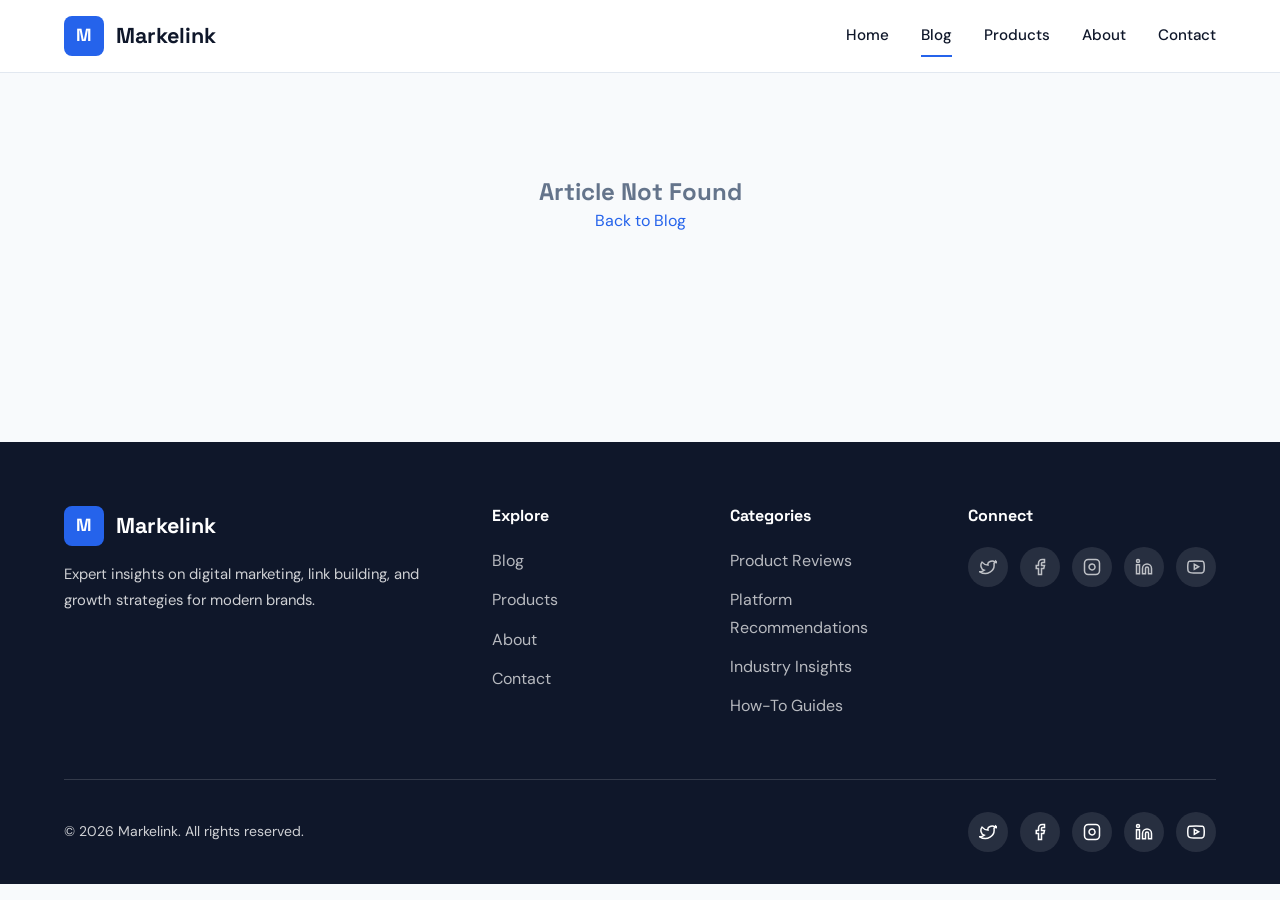
<file: pages/article.html>
<!DOCTYPE html>
<html lang="en">
<head>
    <meta name="partnerboostverifycode" content="32dc01246faccb7f5b3cad5016dd5033" />
  <meta charset="UTF-8">
  <meta name="viewport" content="width=device-width, initial-scale=1.0">
<title>Article | Markelink</title>
  <link rel="preconnect" href="https://fonts.googleapis.com">
  <link rel="preconnect" href="https://fonts.gstatic.com" crossorigin>
  <link href="https://fonts.googleapis.com/css2?family=DM+Sans:ital,opsz,wght@0,9..40,400;0,9..40,600;0,9..40,700;1,9..40,400&family=Space+Grotesk:wght@500;600;700&display=swap" rel="stylesheet">
  <link rel="stylesheet" href="../css/variables.css">
  <link rel="stylesheet" href="../css/base.css">
  <link rel="stylesheet" href="../css/components.css">
</head>
<body>
  <div id="header"></div>
  <main>
    <section class="section" style="padding-top:7rem">
      <div class="container">
        <article class="article-detail" id="article-content"></article>
      </div>
    </section>
  </main>
  <div id="footer"></div>
  <div id="back-to-top"></div>
  <script type="module">
    import { initLayout } from '../js/app.js';
    import { articles } from '../js/data.js';
    import { findById } from '../js/utils.js';

    initLayout('blog', '../');
    const id = new URLSearchParams(location.search).get('id');
    const article = findById(id, articles);
    const el = document.getElementById('article-content');

    if (!article) {
      el.innerHTML = '<div class="empty-state"><h2>Article Not Found</h2><p><a href="blog.html">Back to Blog</a></p></div>';
    } else {
      document.title = article.title + ' | Markelink';
      const date = new Date(article.date).toLocaleDateString('en-US', { year: 'numeric', month: 'long', day: 'numeric' });
      el.innerHTML = `
        <div class="article-hero-image"><img src="${article.image}" alt="${article.title}"></div>
        <span class="card-category">${article.category}</span>
        <h1>${article.title}</h1>
        <div class="article-meta">
          <span>By ${article.author}</span>
          <span>${date}</span>
          <span>${article.readTime} read</span>
        </div>
        <div class="article-content">${article.content}</div>
      `;
    }
  </script>
</body>
</html>
</file>
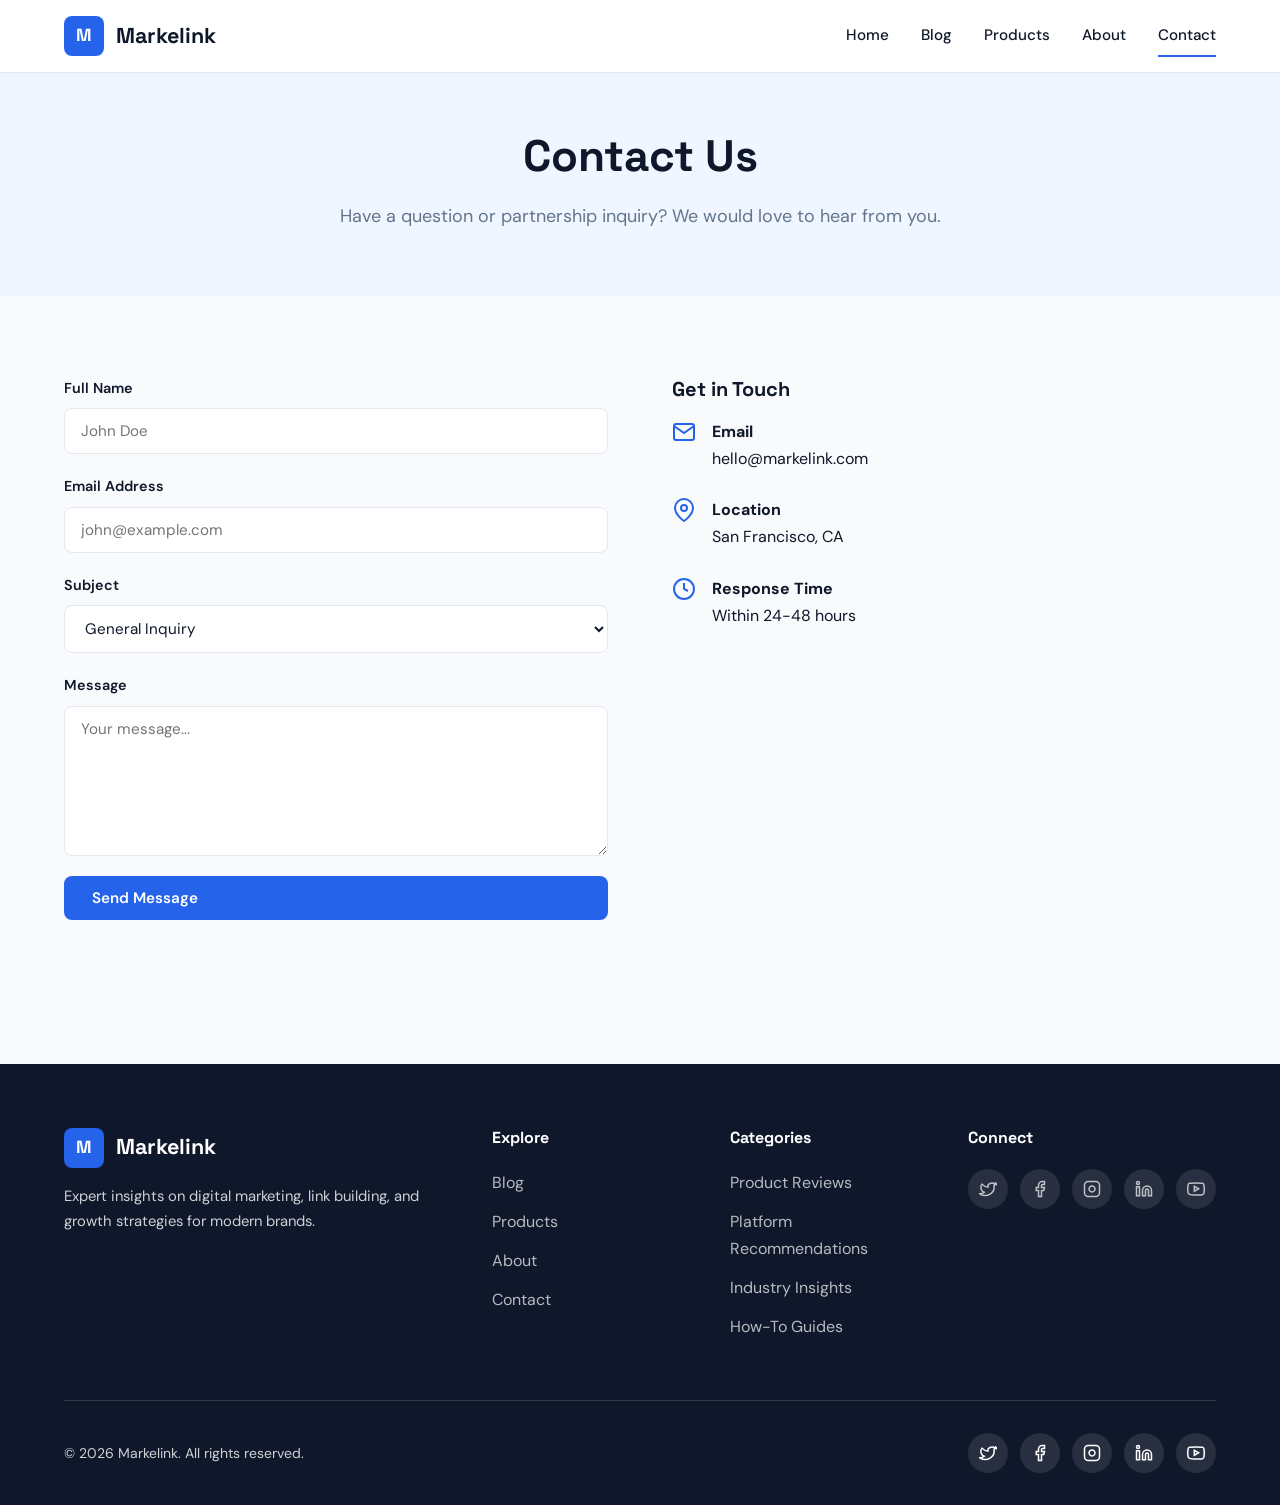
<file: pages/contact.html>
<!DOCTYPE html>
<html lang="en">
<head>
    <meta name="partnerboostverifycode" content="32dc01246faccb7f5b3cad5016dd5033" />
  <meta charset="UTF-8">
  <meta name="viewport" content="width=device-width, initial-scale=1.0">
<title>Contact | Markelink</title>
  <meta name="description" content="Contact Markelink">
  <link rel="preconnect" href="https://fonts.googleapis.com">
  <link rel="preconnect" href="https://fonts.gstatic.com" crossorigin>
  <link href="https://fonts.googleapis.com/css2?family=DM+Sans:ital,opsz,wght@0,9..40,400;0,9..40,600;0,9..40,700;1,9..40,400&family=Space+Grotesk:wght@500;600;700&display=swap" rel="stylesheet">
  <link rel="stylesheet" href="../css/variables.css">
  <link rel="stylesheet" href="../css/base.css">
  <link rel="stylesheet" href="../css/components.css">
</head>
<body>
  <div id="header"></div>
  <main>
    <section class="page-hero">
      <div class="container">
        <h1>Contact Us</h1>
        <p>Have a question or partnership inquiry? We would love to hear from you.</p>
      </div>
    </section>
    <section class="section">
      <div class="container">
        <div class="contact-grid fade-in">
          <form class="contact-form" id="contact-form">
            <div class="form-group">
              <label for="name">Full Name</label>
              <input type="text" id="name" name="name" required placeholder="John Doe">
            </div>
            <div class="form-group">
              <label for="email">Email Address</label>
              <input type="email" id="email" name="email" required placeholder="john@example.com">
            </div>
            <div class="form-group">
              <label for="subject">Subject</label>
              <select id="subject" name="subject">
                <option>General Inquiry</option>
                <option>Partnership</option>
                <option>Product Review Request</option>
                <option>Feedback</option>
              </select>
            </div>
            <div class="form-group">
              <label for="message">Message</label>
              <textarea id="message" name="message" required placeholder="Your message..."></textarea>
            </div>
            <button type="submit" class="btn btn-primary">Send Message</button>
          </form>
          <div class="contact-info">
            <h3>Get in Touch</h3>
            <div class="contact-item">
              <svg viewBox="0 0 24 24" fill="none" stroke="currentColor" stroke-width="2"><path d="M4 4h16c1.1 0 2 .9 2 2v12c0 1.1-.9 2-2 2H4c-1.1 0-2-.9-2-2V6c0-1.1.9-2 2-2z"/><polyline points="22,6 12,13 2,6"/></svg>
              <div><strong>Email</strong><br>hello@markelink.com</div>
            </div>
            <div class="contact-item">
              <svg viewBox="0 0 24 24" fill="none" stroke="currentColor" stroke-width="2"><path d="M21 10c0 7-9 13-9 13s-9-6-9-13a9 9 0 0 1 18 0z"/><circle cx="12" cy="10" r="3"/></svg>
              <div><strong>Location</strong><br>San Francisco, CA</div>
            </div>
            <div class="contact-item">
              <svg viewBox="0 0 24 24" fill="none" stroke="currentColor" stroke-width="2"><circle cx="12" cy="12" r="10"/><polyline points="12 6 12 12 16 14"/></svg>
              <div><strong>Response Time</strong><br>Within 24-48 hours</div>
            </div>
          </div>
        </div>
      </div>
    </section>
  </main>
  <div id="footer"></div>
  <div id="back-to-top"></div>
  <script type="module">
    import { initLayout } from '../js/app.js';
    initLayout('contact', '../');
    document.getElementById('contact-form').addEventListener('submit', e => {
      e.preventDefault();
      alert('Thank you for your message! We will get back to you soon.');
      e.target.reset();
    });
  </script>
</body>
</html>
</file>
<file: css/variables.css>
:root {
  --primary: #2563eb;
  --primary-dark: #1d4ed8;
  --secondary: #06b6d4;
  --accent: #0ea5e9;
  --bg: #f8fafc;
  --bg-alt: #eff6ff;
  --text: #0f172a;
  --text-muted: #64748b;
  --border: #e2e8f0;
  --card: #ffffff;
  --hero-overlay: linear-gradient(135deg, rgba(37,99,235,0.88) 0%, rgba(6,182,212,0.75) 100%);
  --radius: 8px;
  --font-heading: 'Space Grotesk', sans-serif;
  --font-body: 'DM Sans', sans-serif;
  --shadow: 0 4px 24px rgba(0,0,0,0.08);
  --shadow-lg: 0 12px 48px rgba(0,0,0,0.12);
  --transition: 0.3s cubic-bezier(0.4, 0, 0.2, 1);
}
</file>
<file: css/base.css>
*,*::before,*::after{box-sizing:border-box;margin:0;padding:0}
html{scroll-behavior:smooth;font-size:16px}
body{font-family:var(--font-body);background:var(--bg);color:var(--text);line-height:1.7;-webkit-font-smoothing:antialiased}
h1,h2,h3,h4,h5,h6{font-family:var(--font-heading);line-height:1.3;font-weight:700}
a{color:var(--primary);text-decoration:none;transition:color var(--transition)}
a:hover{color:var(--primary-dark)}
img{max-width:100%;height:auto;display:block}
.container{width:100%;max-width:1200px;margin:0 auto;padding:0 1.5rem}
.section{padding:5rem 0}
.section-title{font-size:2.25rem;margin-bottom:.5rem;text-align:center}
.section-subtitle{text-align:center;color:var(--text-muted);margin-bottom:3rem;max-width:600px;margin-left:auto;margin-right:auto}
.btn{display:inline-flex;align-items:center;gap:.5rem;padding:.75rem 1.75rem;border-radius:var(--radius);font-weight:600;font-family:var(--font-body);cursor:pointer;border:none;transition:all var(--transition);font-size:.95rem}
.btn-primary{background:var(--primary);color:#fff}
.btn-primary:hover{background:var(--primary-dark);color:#fff;transform:translateY(-2px);box-shadow:var(--shadow)}
.btn-outline{background:transparent;color:var(--primary);border:2px solid var(--primary)}
.btn-outline:hover{background:var(--primary);color:#fff;transform:translateY(-2px)}
.page-hero{padding:8rem 0 4rem;text-align:center;background:var(--bg-alt)}
.page-hero h1{font-size:2.75rem;margin-bottom:1rem}
.page-hero p{color:var(--text-muted);font-size:1.125rem;max-width:640px;margin:0 auto}
.fade-in{opacity:0;transform:translateY(24px);transition:opacity .6s ease,transform .6s ease}
.fade-in.visible{opacity:1;transform:translateY(0)}

@media(max-width:768px){
  .section{padding:3rem 0}
  .section-title{font-size:1.75rem}
  .page-hero{padding:6rem 0 3rem}
  .page-hero h1{font-size:2rem}
}
</file>
<file: css/components.css>
.site-header{position:fixed;top:0;left:0;right:0;z-index:1000;background:var(--card);backdrop-filter:blur(12px);border-bottom:1px solid var(--border);transition:box-shadow var(--transition)}
.site-header.scrolled{box-shadow:var(--shadow)}
.header-inner{display:flex;align-items:center;justify-content:space-between;height:72px}
.logo{display:flex;align-items:center;gap:.75rem;font-family:var(--font-heading);font-weight:700;font-size:1.35rem;color:var(--text);transition:opacity var(--transition)}
.logo:hover{color:var(--text);opacity:.85}
.logo-icon{width:40px;height:40px;background:var(--primary);border-radius:var(--radius);display:flex;align-items:center;justify-content:center;color:#fff;font-weight:700;font-size:1.1rem}
.nav-desktop{display:flex;align-items:center;gap:2rem}
.nav-link{color:var(--text);font-weight:500;font-size:.95rem}
.nav-link{position:relative;padding:.5rem 0}.nav-link::after{content:'';position:absolute;bottom:0;left:0;width:0;height:2px;background:var(--primary);transition:width var(--transition)}.nav-link:hover::after,.nav-link.active::after{width:100%}
.menu-toggle{display:none;background:none;border:none;cursor:pointer;padding:.5rem;color:var(--text)}
.menu-toggle svg{width:24px;height:24px}
.nav-mobile{display:none;position:fixed;top:72px;left:0;right:0;background:var(--card);border-bottom:1px solid var(--border);padding:1rem 1.5rem;flex-direction:column;gap:.5rem;transform:translateY(-100%);opacity:0;transition:all var(--transition);z-index:999}
.nav-mobile.open{transform:translateY(0);opacity:1;display:flex}
.hero{position:relative;min-height:90vh;display:flex;align-items:center;justify-content:center;text-align:center;color:#fff;overflow:hidden}
.hero-bg{position:absolute;inset:0;background-size:cover;background-position:center;transform:scale(1.05);transition:transform 8s ease}
.hero:hover .hero-bg{transform:scale(1)}
.hero-overlay{position:absolute;inset:0;background:var(--hero-overlay)}
.hero-content{position:relative;z-index:2;max-width:800px;padding:2rem}
.hero-content h1{font-size:3.5rem;margin-bottom:1.25rem;animation:fadeUp .8s ease}
.hero-content p{font-size:1.25rem;margin-bottom:2rem;opacity:.95;animation:fadeUp .8s ease .2s both}
.hero-actions{display:flex;gap:1rem;justify-content:center;flex-wrap:wrap;animation:fadeUp .8s ease .4s both}
.hero .btn-primary{background:#fff;color:var(--primary)}
.hero .btn-primary:hover{background:var(--bg-alt);color:var(--primary-dark)}
.hero .btn-outline{border-color:#fff;color:#fff}
.hero .btn-outline:hover{background:#fff;color:var(--primary)}
@keyframes fadeUp{from{opacity:0;transform:translateY(30px)}to{opacity:1;transform:translateY(0)}}
.card{border-radius:var(--radius);overflow:hidden;background:var(--card);box-shadow:var(--shadow);transition:transform var(--transition),box-shadow var(--transition)}.card:hover{transform:translateY(-6px);box-shadow:var(--shadow-lg)}
.card-image{aspect-ratio:16/10;overflow:hidden}
.card-image img{width:100%;height:100%;object-fit:cover;transition:transform var(--transition)}
.card:hover .card-image img{transform:scale(1.05)}
.card-body{padding:1.5rem}
.card-category{display:inline-block;padding:.25rem .75rem;background:var(--bg-alt);color:var(--primary);border-radius:999px;font-size:.75rem;font-weight:600;text-transform:uppercase;letter-spacing:.04em;margin-bottom:.75rem}
.card-title{font-size:1.15rem;margin-bottom:.5rem;line-height:1.4}
.card-title a{color:var(--text)}
.card-title a:hover{color:var(--primary)}
.card-meta{display:flex;align-items:center;gap:1rem;color:var(--text-muted);font-size:.85rem;margin-top:1rem}
.card-excerpt{color:var(--text-muted);font-size:.925rem;line-height:1.6}
.cards-grid{display:grid;grid-template-columns:repeat(auto-fill,minmax(320px,1fr));gap:2rem}
.filter-bar{display:flex;flex-wrap:wrap;gap:1rem;margin-bottom:2.5rem;align-items:center}
.search-input{flex:1;min-width:240px;padding:.75rem 1rem 0.75rem 2.75rem;border:1px solid var(--border);border-radius:var(--radius);font-family:var(--font-body);font-size:.95rem;background:var(--card);color:var(--text);transition:border-color var(--transition)}
.search-input:focus{outline:none;border-color:var(--primary)}
.search-wrap{position:relative;flex:1;min-width:240px}
.search-wrap svg{position:absolute;left:1rem;top:50%;transform:translateY(-50%);color:var(--text-muted);width:18px;height:18px}
.category-filter{display:flex;flex-wrap:wrap;gap:.5rem}
.category-btn{padding:.5rem 1rem;border:1px solid var(--border);border-radius:999px;background:var(--card);color:var(--text);font-family:var(--font-body);font-size:.85rem;cursor:pointer;transition:all var(--transition)}
.category-btn:hover,.category-btn.active{background:var(--primary);color:#fff;border-color:var(--primary)}
.pagination{display:flex;justify-content:center;align-items:center;gap:.5rem;margin-top:3rem}
.page-btn{width:40px;height:40px;display:flex;align-items:center;justify-content:center;border:1px solid var(--border);border-radius:var(--radius);background:var(--card);color:var(--text);cursor:pointer;font-family:var(--font-body);transition:all var(--transition)}
.page-btn:hover,.page-btn.active{background:var(--primary);color:#fff;border-color:var(--primary)}
.page-btn:disabled{opacity:.4;cursor:not-allowed}
.article-detail{max-width:800px;margin:0 auto}
.article-detail .article-hero-image{border-radius:var(--radius);overflow:hidden;margin-bottom:2rem;aspect-ratio:16/9}
.article-detail .article-hero-image img{width:100%;height:100%;object-fit:cover}
.article-detail h1{font-size:2.5rem;margin-bottom:1rem}
.article-detail .article-meta{display:flex;flex-wrap:wrap;gap:1.5rem;color:var(--text-muted);margin-bottom:2rem;padding-bottom:2rem;border-bottom:1px solid var(--border)}
.article-content h2{font-size:1.5rem;margin:2rem 0 1rem}
.article-content h3{font-size:1.25rem;margin:1.5rem 0 .75rem}
.article-content p{margin-bottom:1.25rem}
.article-content ul,.article-content ol{margin:1rem 0 1.25rem 1.5rem}
.article-content li{margin-bottom:.5rem}
.product-detail{display:grid;grid-template-columns:1fr 1fr;gap:3rem;align-items:start}
.product-detail-image{border-radius:var(--radius);overflow:hidden;aspect-ratio:1}
.product-detail-image img{width:100%;height:100%;object-fit:cover}
.product-detail-info h1{font-size:2.25rem;margin-bottom:.5rem}
.product-rating{display:flex;align-items:center;gap:.5rem;margin-bottom:1rem;color:var(--secondary);font-weight:600}
.product-price{font-size:1.75rem;font-weight:700;color:var(--primary);margin-bottom:1.5rem}
.product-desc{color:var(--text-muted);margin-bottom:2rem;line-height:1.8}
.site-footer{background:var(--text);color:rgba(255,255,255,.8);padding:4rem 0 2rem;margin-top:4rem}
.footer-grid{display:grid;grid-template-columns:2fr 1fr 1fr 1fr;gap:3rem;margin-bottom:3rem}
.footer-brand .logo{color:#fff;margin-bottom:1rem}
.footer-brand p{font-size:.925rem;line-height:1.7}
.footer-col h4{color:#fff;margin-bottom:1.25rem;font-size:1rem}
.footer-col ul{list-style:none}
.footer-col li{margin-bottom:.75rem}
.footer-col a{color:rgba(255,255,255,.7);transition:color var(--transition)}
.footer-col a:hover{color:#fff}
.footer-bottom{border-top:1px solid rgba(255,255,255,.15);padding-top:2rem;display:flex;justify-content:space-between;align-items:center;flex-wrap:wrap;gap:1rem;font-size:.875rem}
.social-widget{display:flex;gap:.75rem}
.social-link{width:40px;height:40px;border-radius:50%;background:rgba(255,255,255,.1);display:flex;align-items:center;justify-content:center;color:#fff;transition:all var(--transition)}
.social-link:hover{background:var(--primary);transform:translateY(-3px);color:#fff}
.social-link svg{width:18px;height:18px}
.back-to-top{position:fixed;bottom:2rem;right:2rem;width:48px;height:48px;border-radius:50%;background:var(--primary);color:#fff;border:none;cursor:pointer;display:flex;align-items:center;justify-content:center;opacity:0;visibility:hidden;transform:translateY(20px);transition:all var(--transition);z-index:999;box-shadow:var(--shadow-lg)}
.back-to-top.visible{opacity:1;visibility:visible;transform:translateY(0)}
.back-to-top:hover{background:var(--primary-dark);transform:translateY(-4px)}
.about-grid{display:grid;grid-template-columns:1fr 1fr;gap:4rem;align-items:center}
.about-image{border-radius:var(--radius);overflow:hidden;aspect-ratio:4/3}
.about-image img{width:100%;height:100%;object-fit:cover}
.about-content h2{font-size:2rem;margin-bottom:1.5rem}
.about-content p{color:var(--text-muted);margin-bottom:1.25rem}
.stats-grid{display:grid;grid-template-columns:repeat(4,1fr);gap:2rem;margin-top:3rem}
.stat-item{text-align:center;padding:2rem;background:var(--card);border-radius:var(--radius);box-shadow:var(--shadow)}
.stat-number{font-size:2.5rem;font-weight:700;color:var(--primary);font-family:var(--font-heading)}
.stat-label{color:var(--text-muted);font-size:.9rem;margin-top:.5rem}
.contact-grid{display:grid;grid-template-columns:1fr 1fr;gap:4rem}
.contact-form{display:flex;flex-direction:column;gap:1.25rem}
.form-group{display:flex;flex-direction:column;gap:.5rem}
.form-group label{font-weight:600;font-size:.9rem}
.form-group input,.form-group textarea,.form-group select{padding:.75rem 1rem;border:1px solid var(--border);border-radius:var(--radius);font-family:var(--font-body);font-size:.95rem;background:var(--card);color:var(--text);transition:border-color var(--transition)}
.form-group input:focus,.form-group textarea:focus,.form-group select:focus{outline:none;border-color:var(--primary)}
.form-group textarea{min-height:150px;resize:vertical}
.contact-info h3{font-size:1.25rem;margin-bottom:1rem}
.contact-item{display:flex;align-items:flex-start;gap:1rem;margin-bottom:1.5rem}
.contact-item svg{width:24px;height:24px;color:var(--primary);flex-shrink:0;margin-top:2px}
.cta-section{background:var(--primary);color:#fff;text-align:center;padding:5rem 0;border-radius:var(--radius);margin:0 1.5rem}
.cta-section h2{font-size:2.25rem;margin-bottom:1rem}
.cta-section p{opacity:.9;margin-bottom:2rem;max-width:500px;margin-left:auto;margin-right:auto}
.cta-section .btn-primary{background:#fff;color:var(--primary)}
.empty-state{text-align:center;padding:4rem 2rem;color:var(--text-muted)}
.empty-state svg{width:64px;height:64px;margin:0 auto 1.5rem;opacity:.4}
@media(max-width:768px){
  .nav-desktop{display:none}
  .menu-toggle{display:block}
  .hero-content h1{font-size:2.25rem}
  .hero-content p{font-size:1rem}
  .cards-grid{grid-template-columns:1fr}
  .footer-grid{grid-template-columns:1fr 1fr;gap:2rem}
  .product-detail,.about-grid,.contact-grid{grid-template-columns:1fr}
  .stats-grid{grid-template-columns:repeat(2,1fr)}
  .filter-bar{flex-direction:column}
}
@media(max-width:480px){
  .footer-grid{grid-template-columns:1fr}
  .stats-grid{grid-template-columns:1fr}
}
</file>
